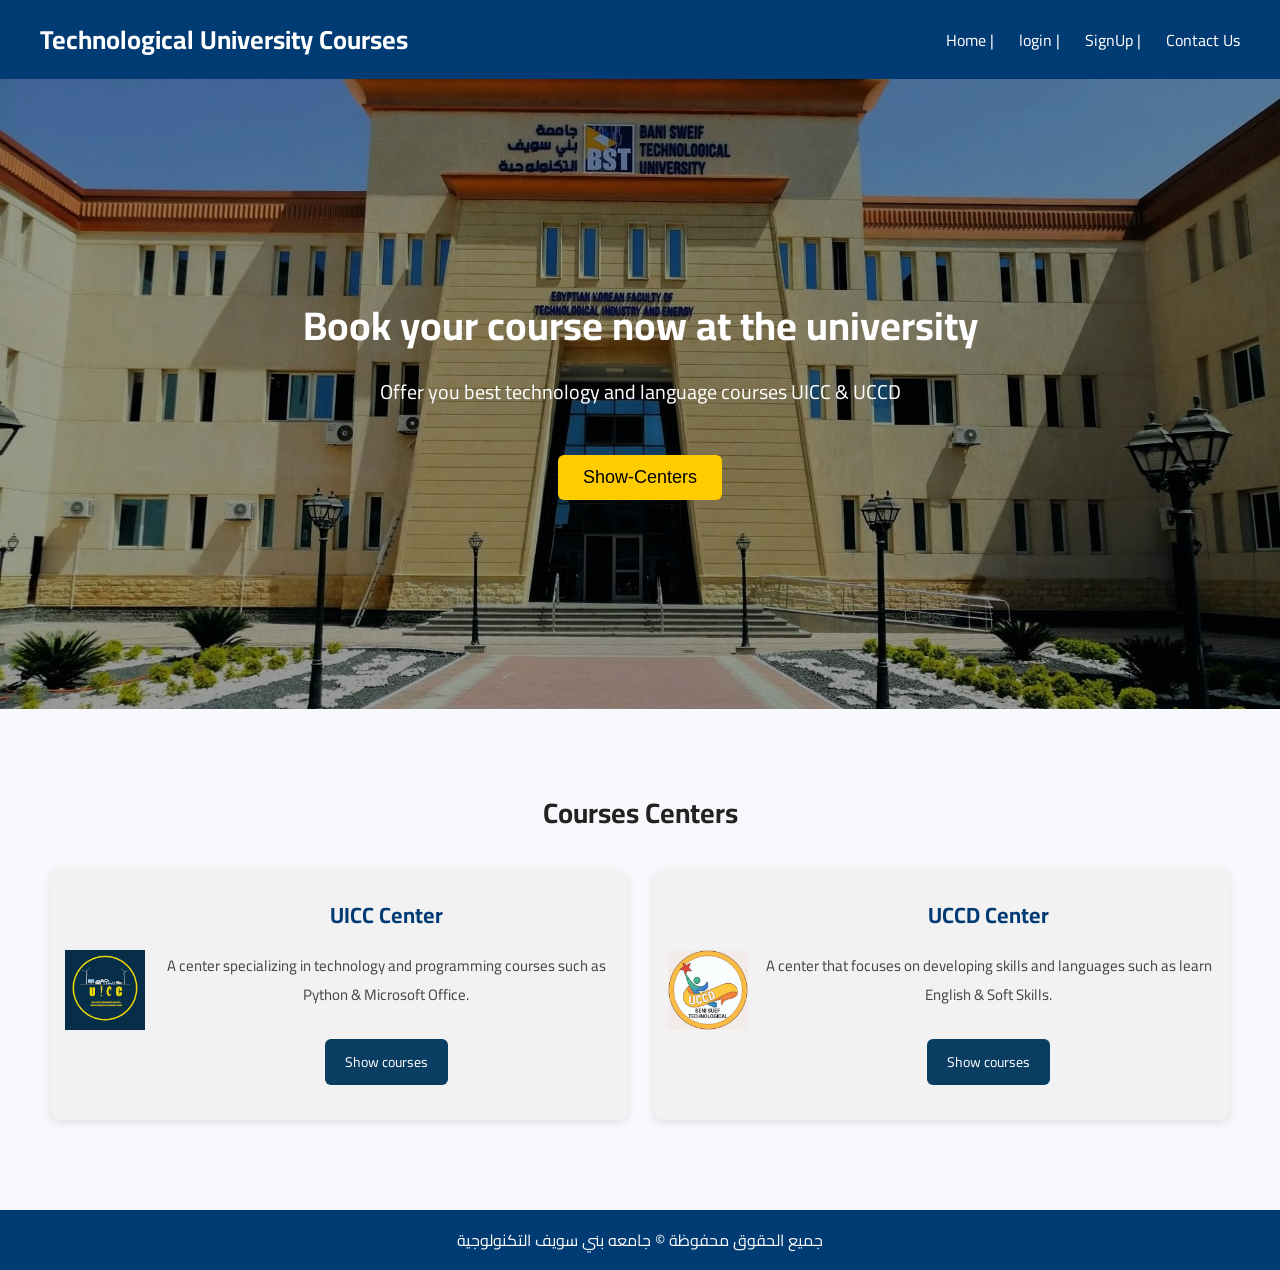
<file: index.html>
<!DOCTYPE html>
<html lang="en" >
<head>
    
    <title>Technological University Courses</title>
    <link rel="preconnect" href="https://fonts.googleapis.com">
    <link rel="preconnect" href="https://fonts.gstatic.com" crossorigin>
    <link href="https://fonts.googleapis.com/css2?family=Cairo:wght@300;400;600;700&display=swap" rel="stylesheet">
    <link rel="stylesheet" href="Home.css">
</head>
<body><script>
const form = document.getElementById("contactForm");
const msg = document.getElementById("msg");

form.addEventListener("submit", function(e){
e.preventDefault();

if(form.checkValidity()){
msg.innerHTML = "💌 Message Sent Successfully!";
msg.style.color = "green";
form.reset();
} else {
msg.innerHTML = "⚠ Please fill all fields!";
msg.style.color = "red";
}
});
</script>

    <header>
        <h1>Technological University Courses</h1>
        <nav>
            <a href="Home.html">Home</a>
            |<a href="Login.html">login</a>
            |<a href="SignUp.html">SignUp</a>
            |<a href="Contact.html">Contact Us</a>

             
        </nav>
    </header>

    <section class="hero">
        <h2>Book your course now at the university</h2>
        <p> Offer you best technology and language courses UICC & UCCD </p>
        <button id="show-centers-btn">Show-Centers</button>
    </section>

    <section id="centers" class="centers">
        <h3>Courses Centers</h3>

        <div class="centers-container">
            <div class="center-card">
                <img class="center-logo" src="images/Uicc.jpeg" alt="UICC Logo">
                 <div class="center-info">
                <h4>UICC Center</h4>
                <p> A center specializing in technology and programming courses such as Python & Microsoft Office.</p>
                
                <a href="UICC.html" class="btn">Show courses</a>
</div>
            </div>

            <div class="center-card">
                 <img class="center-logo" src="images/Uccd.jpeg" alt="UCCD Logo" >
                 <div class="center-info">
                <h4>UCCD Center</h4>
                <p> A center that focuses on developing skills and languages such as learn English & Soft Skills.</p>
                <a href="UCCD.html" class="btn">Show courses</a>
                
            </div>
        </div>
    </section>
     <footer>
         جميع الحقوق محفوظة © جامعه بني سويف التكنولوجية
   
    </footer>

    <script>
window.addEventListener("DOMContentLoaded", () => {
    const btn = document.getElementById("show-centers-btn");
    const centers = document.getElementById("centers");

    btn.addEventListener("click", () => {
        centers.scrollIntoView({ behavior: "smooth" });
    });
});
</script>


</body>
</html>
</file>
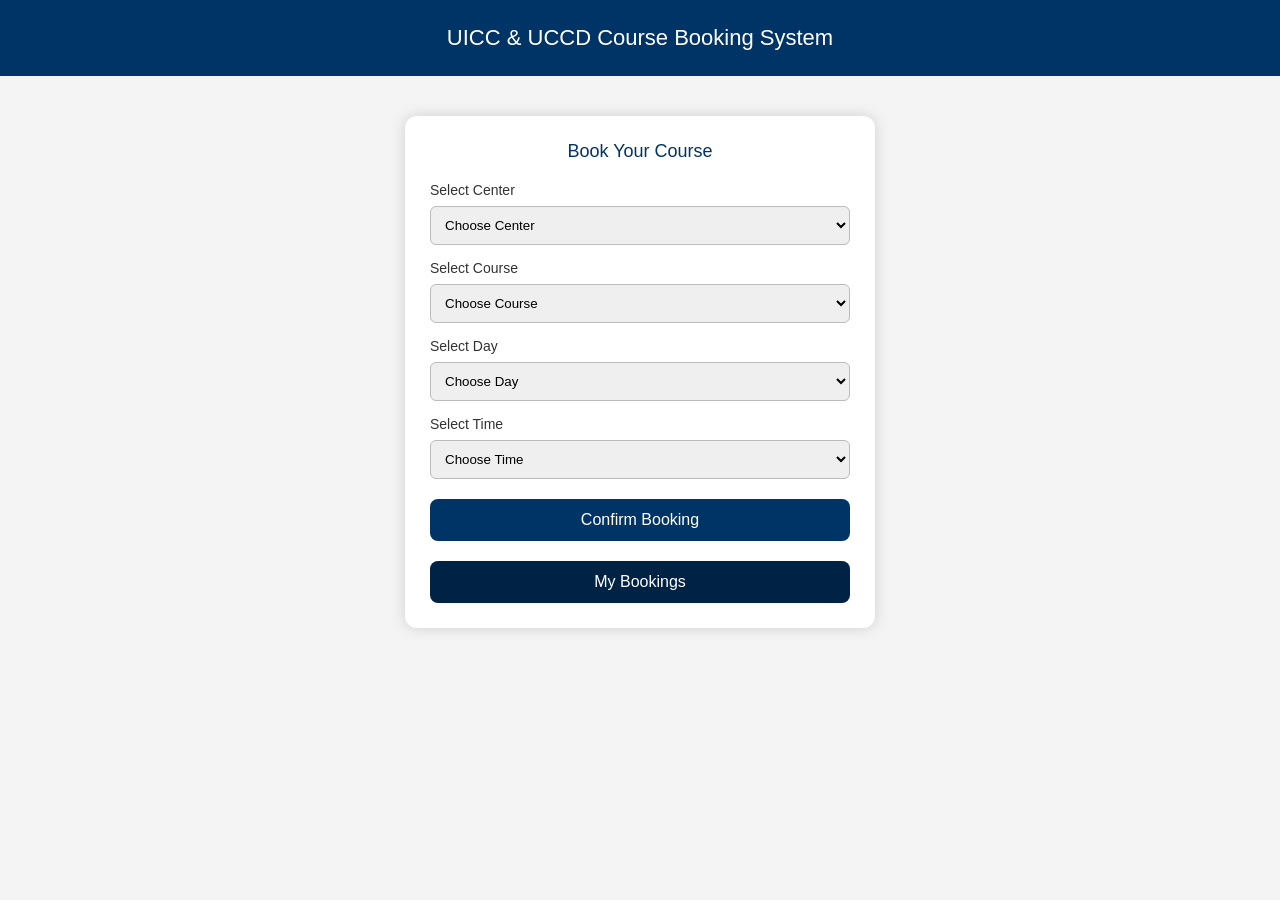
<file: booking.html>
<!DOCTYPE html>
<html lang="en">
<head>
<meta charset="UTF-8">
<title>UICC & UCCD Course Booking</title>
 <link rel="stylesheet" href="booking.css">
</head>

<body>

<div class="header">
    UICC & UCCD Course Booking System
</div>

<div class="container">

    <div class="section-title">
        Book Your Course
    </div>

    <label>Select Center</label>
    <select id="center" onchange="changeCourses()">
        <option value="">Choose Center</option>
        <option value="UICC">UICC</option>
        <option value="UCCD">UCCD</option>
    </select>

    <label>Select Course</label>
    <select id="course" onchange="changeSchedule()">
        <option value="">Choose Course</option>
    </select>

    <label>Select Day</label>
    <select id="day">
        <option value="">Choose Day</option>
    </select>

    <label>Select Time</label>
    <select id="time">
        <option value="">Choose Time</option>
    </select>

    <button onclick="saveBooking()">Confirm Booking</button>
    <button class="my-bookings" onclick="showBookings()">My Bookings</button>

    <div class="booking-list" id="bookingList"></div>

</div>

<script>
function changeCourses() {
    var center = document.getElementById("center").value;
    var c = document.getElementById("course");

    c.innerHTML = "<option value=''>Choose Course</option>";

    if (center == "UICC") {
        c.innerHTML += "<option value='Microsoft'>Microsoft Office</option>";
        c.innerHTML += "<option value='Python'>Python Programming</option>";
    }

    if (center == "UCCD") {
        c.innerHTML += "<option value='Soft Skills'>Soft Skills</option>";
        c.innerHTML += "<option value='English'>Learn English</option>";
    }

    document.getElementById("day").innerHTML = "<option>Choose Day</option>";
    document.getElementById("time").innerHTML = "<option>Choose Time</option>";
}

function changeSchedule() {
    var course = document.getElementById("course").value;
    var day = document.getElementById("day");
    var time = document.getElementById("time");

    day.innerHTML = "<option value=''>Choose Day</option>";
    time.innerHTML = "<option value=''>Choose Time</option>";

    // UICC — Microsoft
    if (course == "Microsoft") {
        day.innerHTML += "<option>Sat & Tue</option>";
       
      

        time.innerHTML += "<option>12:00 PM</option>";
        time.innerHTML += "<option>2:00 PM</option>";
    }

    // UICC — Python
    if (course == "Python") {
        day.innerHTML += "<option>Sat & Thur</option>";
      
       

        time.innerHTML += "<option>1:00 PM</option>";
        time.innerHTML += "<option>10:00 AM</option>";
    }

    // UCCD — English
    if (course == "English") {
        day.innerHTML += "<option>Sun & Wed</option>";
      
       

        time.innerHTML += "<option>1:00 PM</option>";
        time.innerHTML += "<option>9:30 AM</option>";
    }

    // UCCD — Soft Skills
    if (course == "Soft Skills") {
        day.innerHTML += "<option>Mon & Thur</option>";
      
      

        time.innerHTML += "<option>10:00 AM</option>";
        time.innerHTML += "<option>2:00 PM</option>";
    }
}

function saveBooking() {
    var center = document.getElementById("center").value;
    var course = document.getElementById("course").value;
    var day = document.getElementById("day").value;
    var time = document.getElementById("time").value;

    if (center == "" || course == "" || day == "" || time == "") {
        alert("Please fill all fields");
        return;
    }

    var booking = center + " - " + course + " - " + day + " - " + time;
    localStorage.setItem("booking", booking);

    alert("Booking Saved Successfully");
}

function showBookings() {
    var saved = localStorage.getItem("booking");

    if (saved == null) {
        alert("No bookings found");
    } else {
        var box = document.getElementById("bookingList");
        box.style.display = "block";
        box.innerHTML = saved;
    }
}
</script>

</body>
</html>
</file>
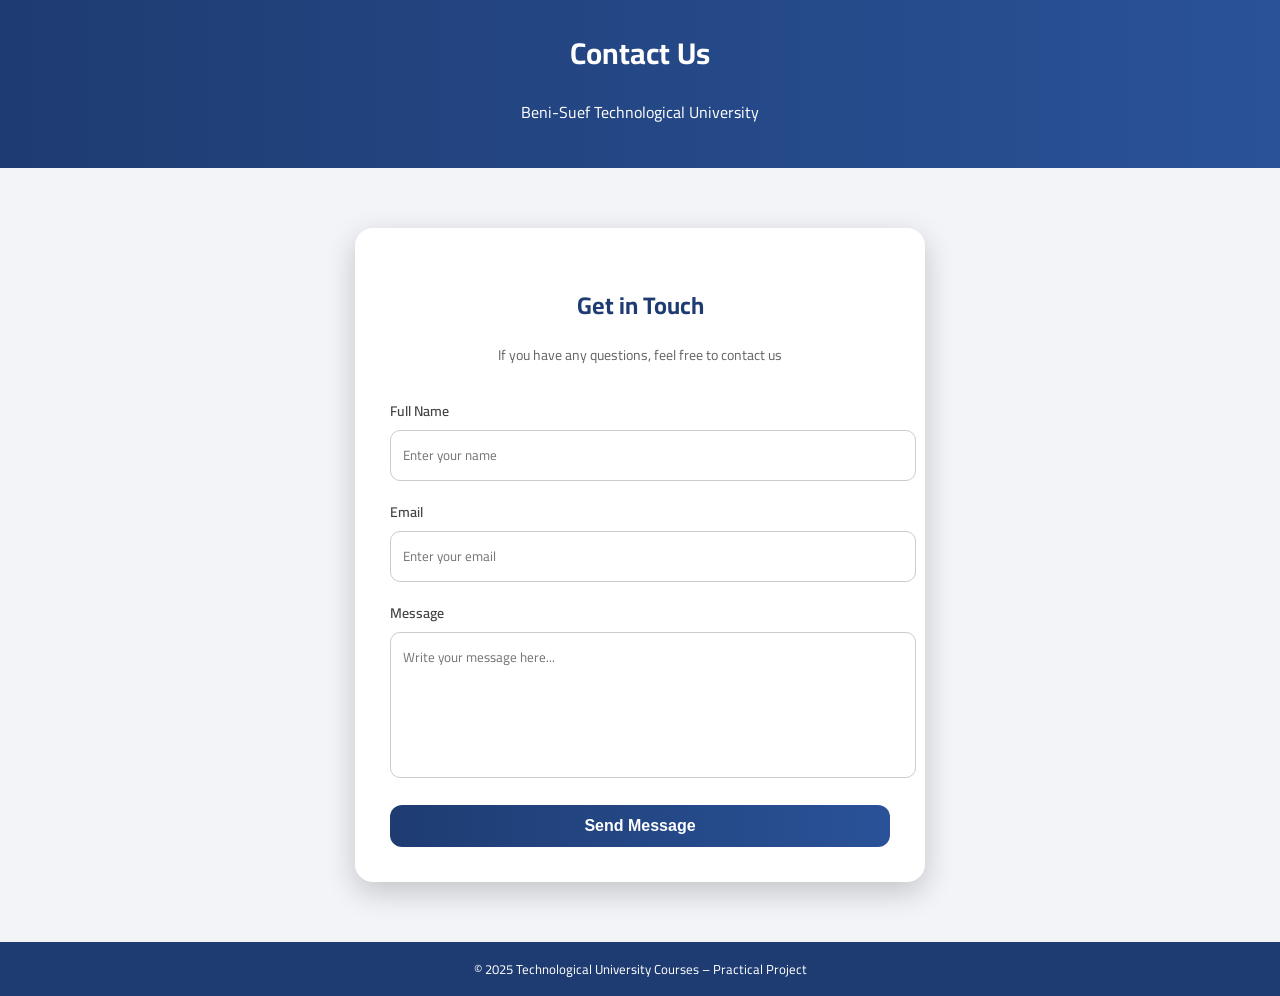
<file: Contact.html>
<!DOCTYPE html>
<html lang="en">
<head>
    <meta charset="UTF-8">
    <title>Contact Us | Course Booking</title>

    <!-- Google Font -->
    <link href="https://fonts.googleapis.com/css2?family=Cairo:wght@400;600;700&display=swap" rel="stylesheet">

    <style>
        body {
            margin: 0;
            font-family: 'Cairo', sans-serif;
            background: #f2f4f8;
        }

        header {
            background: linear-gradient(to right, #1e3c72, #2a5298);
            padding: 25px;
            color: white;
            text-align: center;
        }

        header h1 {
            margin: 0;
            font-size: 30px;
        }

        .contact-container {
            display: flex;
            justify-content: center;
            align-items: center;
            padding: 60px 20px;
        }

        .contact-card {
            background: white;
            width: 500px;
            padding: 35px;
            border-radius: 18px;
            box-shadow: 0 10px 30px rgba(0,0,0,0.2);
        }

        .contact-card h2 {
            text-align: center;
            margin-bottom: 10px;
            color: #1e3c72;
        }

        .contact-card p {
            text-align: center;
            font-size: 14px;
            color: #666;
            margin-bottom: 30px;
        }

        label {
            display: block;
            font-size: 14px;
            font-weight: 600;
            margin-bottom: 6px;
            color: #444;
        }

        input, textarea {
            width: 100%;
            padding: 12px;
            margin-bottom: 18px;
            border-radius: 10px;
            border: 1px solid #ccc;
            outline: none;
            font-family: 'Cairo', sans-serif;
        }

        textarea {
            resize: none;
            height: 120px;
        }

        input:focus, textarea:focus {
            border-color: #2a5298;
        }

        button {
            width: 100%;
            padding: 12px;
            border: none;
            border-radius: 12px;
            background: linear-gradient(to right, #1e3c72, #2a5298);
            color: white;
            font-size: 16px;
            font-weight: bold;
            cursor: pointer;
            transition: 0.3s;
        }

        button:hover {
            opacity: 0.9;
            transform: scale(1.03);
        }

        footer {
            text-align: center;
            padding: 15px;
            background: #1e3c72;
            color: white;
            font-size: 13px;
        }
    </style>
</head>

<body>

<header>
    <h1>Contact Us</h1>
    <p>Beni-Suef Technological University</p>
</header>

<div class="contact-container">
    <div class="contact-card">
        <h2>Get in Touch</h2>
        <p>If you have any questions, feel free to contact us</p>

        <label>Full Name</label>
        <input type="text" placeholder="Enter your name">

        <label>Email</label>
        <input type="email" placeholder="Enter your email">

        <label>Message</label>
        <textarea placeholder="Write your message here..."></textarea>

        <button>Send Message</button>
    </div>
</div>

<footer>
    © 2025 Technological University Courses – Practical Project
</footer>

</body>
</html>
</file>
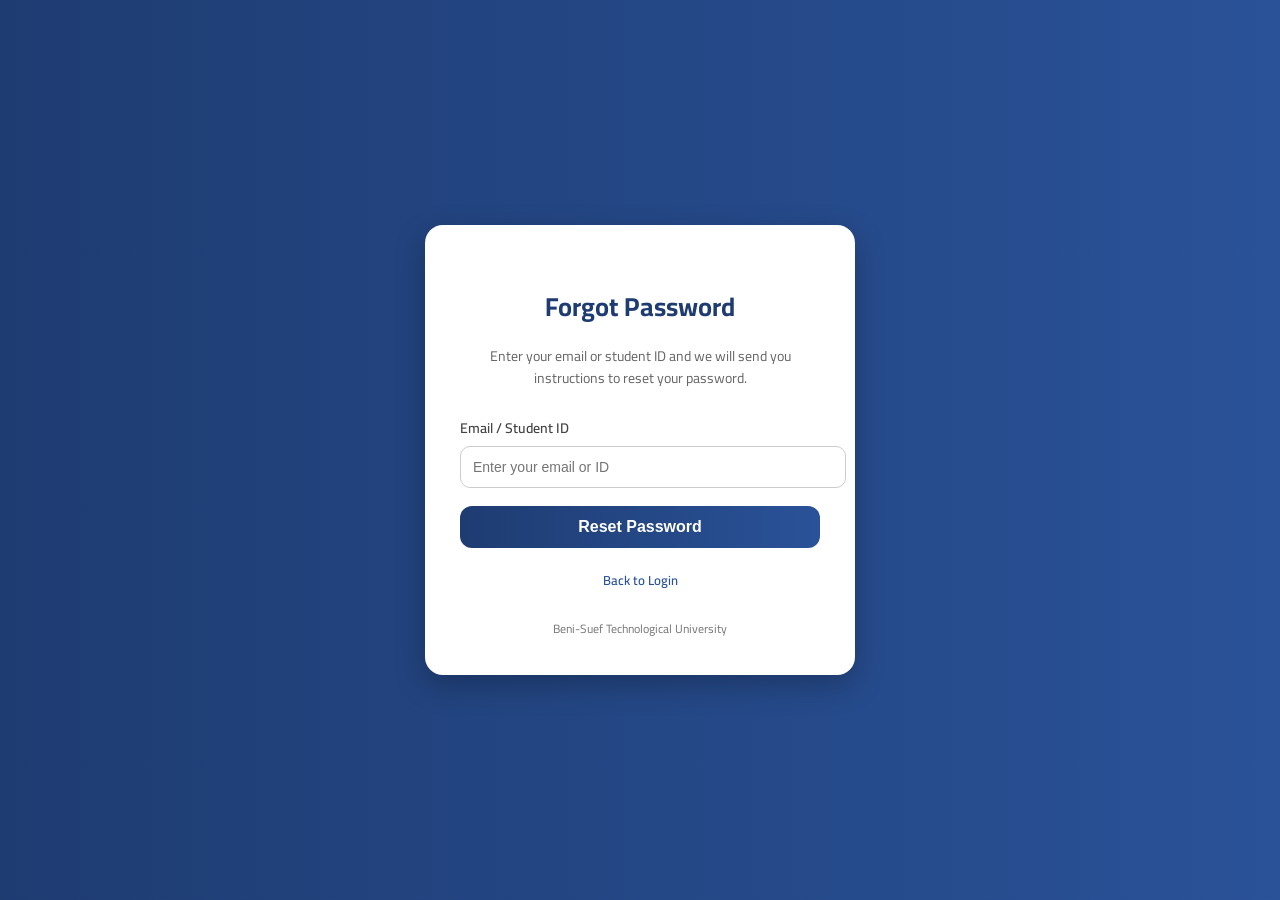
<file: Forgetpassward.html>
<!DOCTYPE html>
<html lang="en">
<head>
    <meta charset="UTF-8">
    <title>Forgot Password | Course Booking</title>

    <!-- Google Font -->
    <link href="https://fonts.googleapis.com/css2?family=Cairo:wght@400;600;700&display=swap" rel="stylesheet">

    <style>
        body {
            margin: 0;
            height: 100vh;
            font-family: 'Cairo', sans-serif;
            background: linear-gradient(to right, #1e3c72, #2a5298);
            display: flex;
            justify-content: center;
            align-items: center;
        }

        .forgot-card {
            background: white;
            width: 360px;
            padding: 35px;
            border-radius: 18px;
            box-shadow: 0 10px 30px rgba(0,0,0,0.25);
            text-align: center;
        }

        .forgot-card h2 {
            margin-bottom: 10px;
            color: #1e3c72;
            font-size: 26px;
        }

        .forgot-card p {
            font-size: 14px;
            color: #666;
            margin-bottom: 25px;
            line-height: 1.6;
        }

        label {
            display: block;
            text-align: left;
            font-size: 14px;
            margin-bottom: 5px;
            color: #444;
            font-weight: 600;
        }

        input {
            width: 100%;
            padding: 12px;
            margin-bottom: 18px;
            border-radius: 10px;
            border: 1px solid #ccc;
            outline: none;
            font-size: 14px;
        }

        input:focus {
            border-color: #2a5298;
        }

        button {
            width: 100%;
            padding: 12px;
            border: none;
            border-radius: 12px;
            background: linear-gradient(to right, #1e3c72, #2a5298);
            color: white;
            font-size: 16px;
            font-weight: bold;
            cursor: pointer;
            transition: 0.3s;
        }

        button:hover {
            opacity: 0.9;
            transform: scale(1.03);
        }

        .links {
            margin-top: 20px;
            font-size: 13px;
        }

        .links a {
            color: #2a5298;
            text-decoration: none;
            font-weight: 600;
        }

        .links a:hover {
            text-decoration: underline;
        }

        .footer-text {
            margin-top: 25px;
            font-size: 12px;
            color: #777;
        }
    </style>
</head>

<body>

    <div class="forgot-card">
        <h2>Forgot Password</h2>
        <p>
            Enter your email or student ID  
            and we will send you instructions  
            to reset your password.
        </p>

        <label>Email / Student ID</label>
        <input type="text+" placeholder="Enter your email or ID">

        <button>Reset Password</button>

        <div class="links">
            <a href="login.html">Back to Login</a>
        </div>

        <div class="footer-text">
            Beni-Suef Technological University
        </div>
    </div>

</body>
</html>
</file>
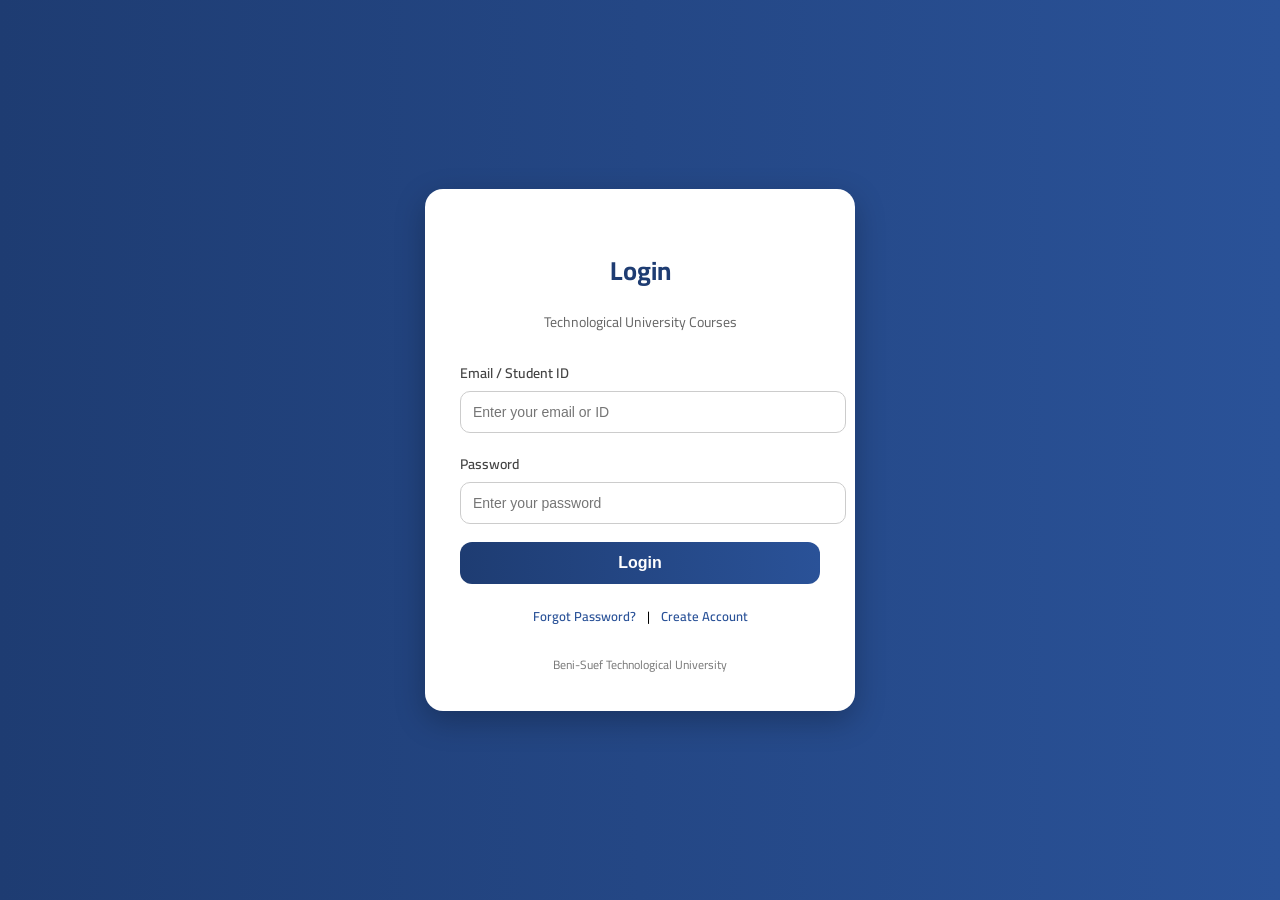
<file: Login.html>
<!DOCTYPE html>
<html lang="en">
<head>
    <meta charset="UTF-8">
    <title>Login | Course Booking</title>

    <!-- Google Font -->
    <link href="https://fonts.googleapis.com/css2?family=Cairo:wght@400;600;700&display=swap" rel="stylesheet">

    <link rel="stylesheet" href="Login.css">
</head>

<body>

    <div class="login-card">
        <h2>Login</h2>
        <p>Technological University Courses</p>

        <label>Email / Student ID</label>
        <input type="text" placeholder="Enter your email or ID">

        <label>Password</label>
        <input type="password" placeholder="Enter your password">

        <button>Login</button>

        <div class="links">
            <a href="Forgetpassward.html">Forgot Password?</a> |
            <a href="SignUp.html">Create Account</a>
        </div>

        <div class="footer-text">
            Beni-Suef Technological University
        </div>
    </div>

</body>
</html>
</file>
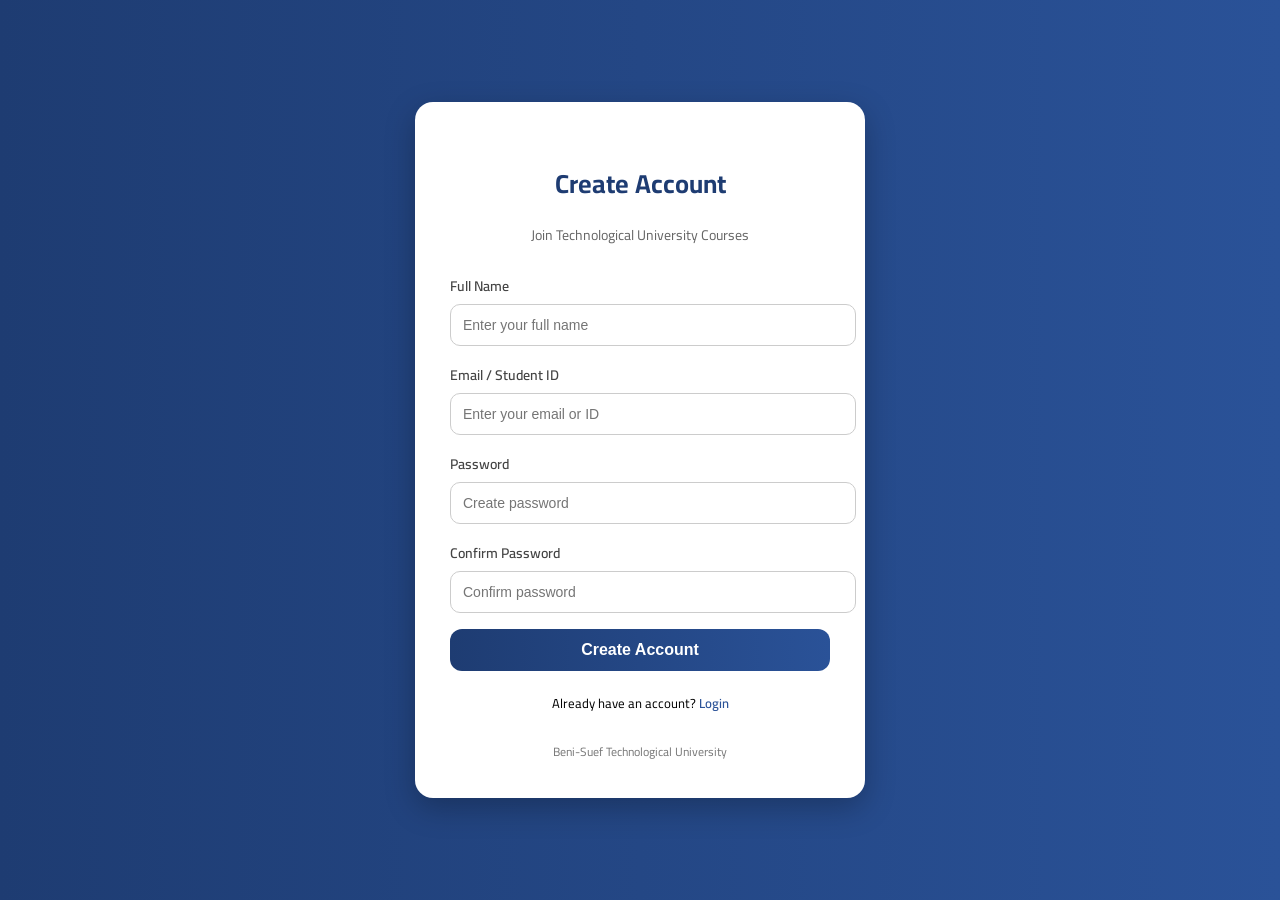
<file: SignUp.html>
<!DOCTYPE html>
<html lang="en">
<head>
    <meta charset="UTF-8">
    <title>Create Account | Course Booking</title>

    <!-- Google Font -->
    <link href="https://fonts.googleapis.com/css2?family=Cairo:wght@400;600;700&display=swap" rel="stylesheet">

     <link rel="stylesheet" href="SignUp.css">
</head>

<body>

    <div class="signup-card">
        <h2>Create Account</h2>
        <p>Join Technological University Courses</p>

        <label>Full Name</label>
        <input type="text" placeholder="Enter your full name">

        <label>Email / Student ID</label>
        <input type="text" placeholder="Enter your email or ID">

        <label>Password</label>
        <input type="password" placeholder="Create password">

        <label>Confirm Password</label>
        <input type="password" placeholder="Confirm password">

        <button>Create Account</button>

        <div class="links">
            Already have an account?
            <a href="Login.html">Login</a>
        </div>

        <div class="footer-text">
            Beni-Suef Technological University
        </div>
    </div>

</body>
</html>
</file>
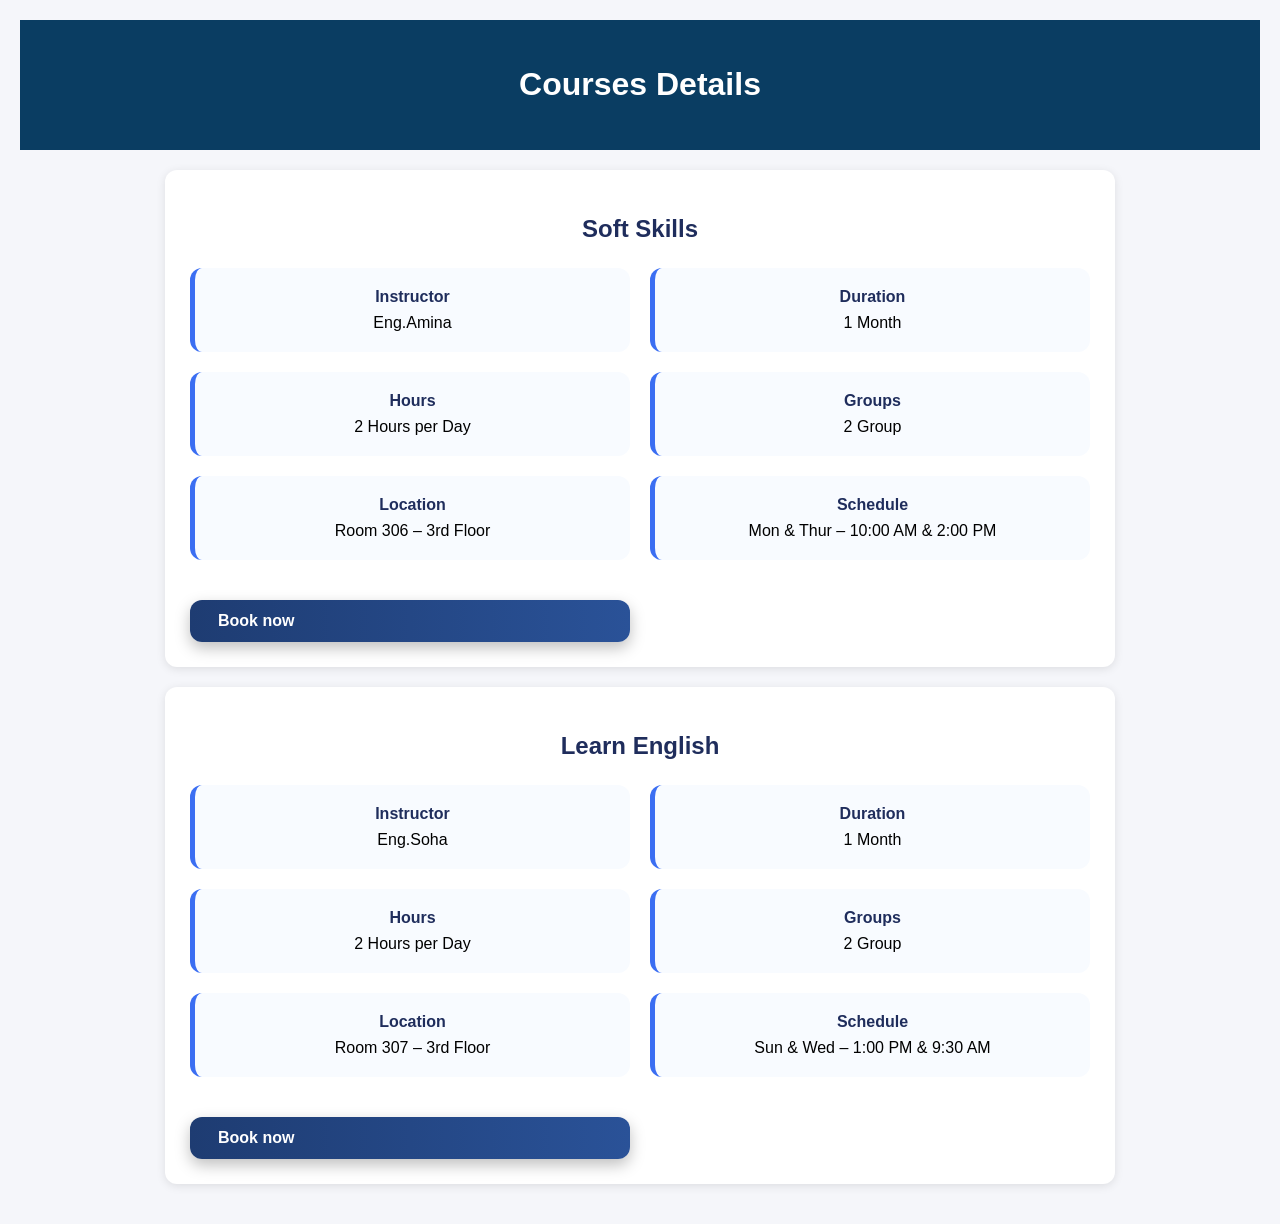
<file: UCCD C details.html>
<!DOCTYPE html>
<html lang="en">
<head>
<meta charset="UTF-8">
<meta name="viewport" content="width=device-width, initial-scale=1.0">
<title>Course Details</title>
<link rel="stylesheet" href="details.css">
</head>
<body>

<header class="main-header">
    <h1>Courses Details</h1>
</header>

<!-- Soft Skills -->
<div class="course-container">
  <h2>Soft Skills</h2>
  <div class="info-grid">
    <div class="info-item"><strong>Instructor</strong>Eng.Amina</div>
    <div class="info-item"><strong>Duration</strong>1 Month</div>
    <div class="info-item"><strong>Hours</strong>2 Hours per Day</div>
    <div class="info-item"><strong>Groups</strong>2 Group</div>
    <div class="info-item"><strong>Location</strong>Room 306 – 3rd Floor</div>
    <div class="info-item"><strong>Schedule</strong>Mon & Thur – 10:00 AM & 2:00 PM </div>
    <a href="booking.html" class="btn">Book now</a>
  </div>
</div>

<!-- Learn English -->
<div class="course-container">
  <h2>Learn English </h2>
  <div class="info-grid">
    <div class="info-item"><strong>Instructor</strong>Eng.Soha</div>
    <div class="info-item"><strong>Duration</strong>1 Month</div>
    <div class="info-item"><strong>Hours</strong>2 Hours per Day</div>
    <div class="info-item"><strong>Groups</strong>2 Group</div>
    <div class="info-item"><strong>Location</strong>Room 307 – 3rd Floor</div>
    <div class="info-item"><strong>Schedule</strong>Sun & Wed – 1:00 PM & 9:30 AM</div>
    <a href="booking.html" class="btn">Book now</a>
  </div>
</div>

</body>
</html>
</file>
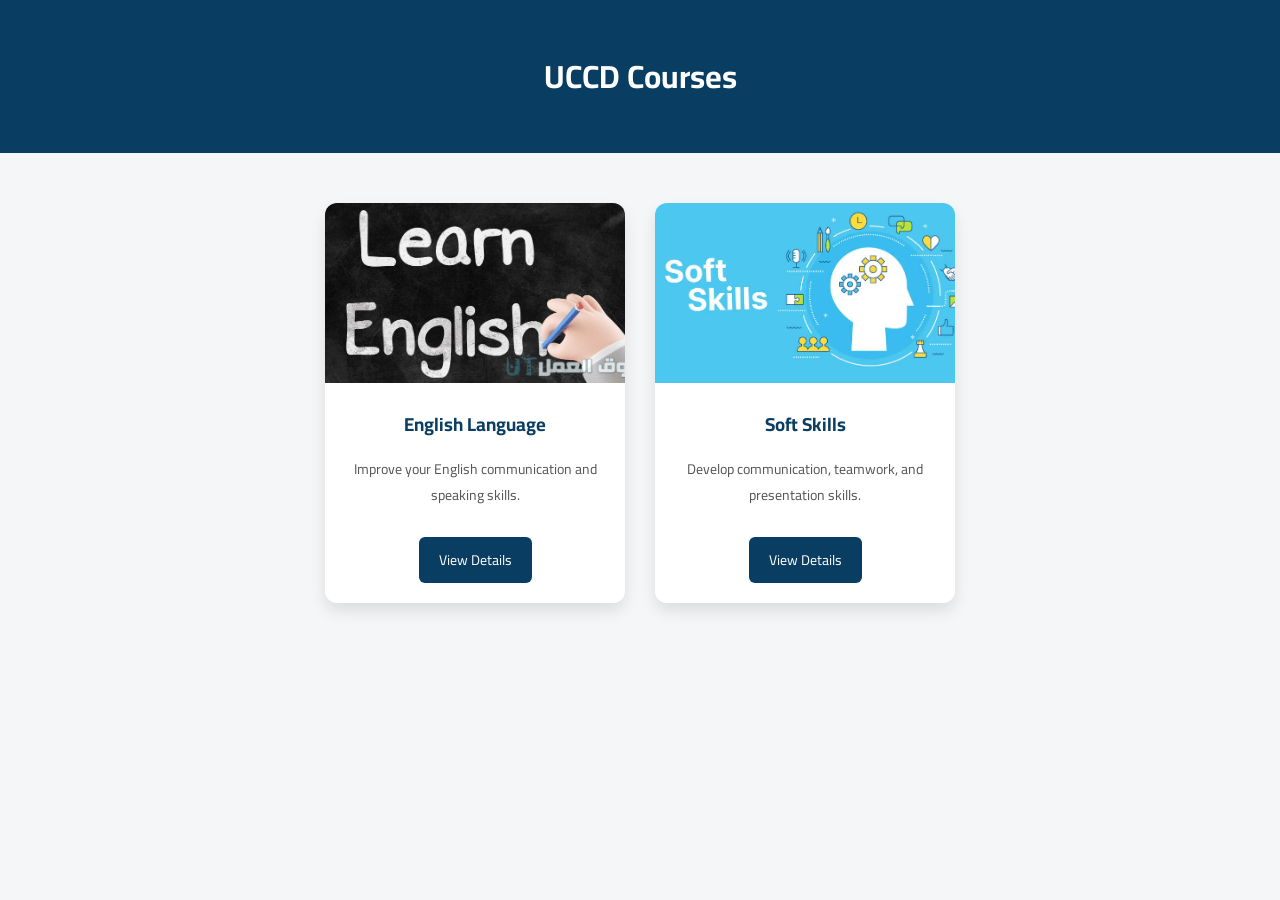
<file: UCCD.html>
<!DOCTYPE html>
<html lang="en">
<head>
    <meta charset="UTF-8">
    <title>UCCD Courses</title>

    <!-- Google Font -->
    <link href="https://fonts.googleapis.com/css2?family=Cairo:wght@400;600&display=swap" rel="stylesheet">

    <!-- CSS -->
    <link rel="stylesheet" href="courses.css">
</head>
<body>

<header class="main-header">
    <h1>UCCD Courses</h1>
</header>

<section class="courses-section">

    <!-- English Course -->
    <div class="course-card">
        <img src="images/English.jpeg" alt="English Course">
        <h3>English Language</h3>
        <p>
            Improve your English communication and speaking skills.
        </p>
        <a href="UCCD C details.html" class="btn">View Details</a>
    </div>

    <!-- Soft Skills Course -->
    <div class="course-card">
        <img src="images/SoftSkills.jpeg"alt="Soft Skills Course">
        <h3>Soft Skills</h3>
        <p>
            Develop communication, teamwork, and presentation skills.
        </p>
        <a href="UCCD C details.html" class="btn">View Details</a>
    </div>

</section>

</body>
</html>
</file>
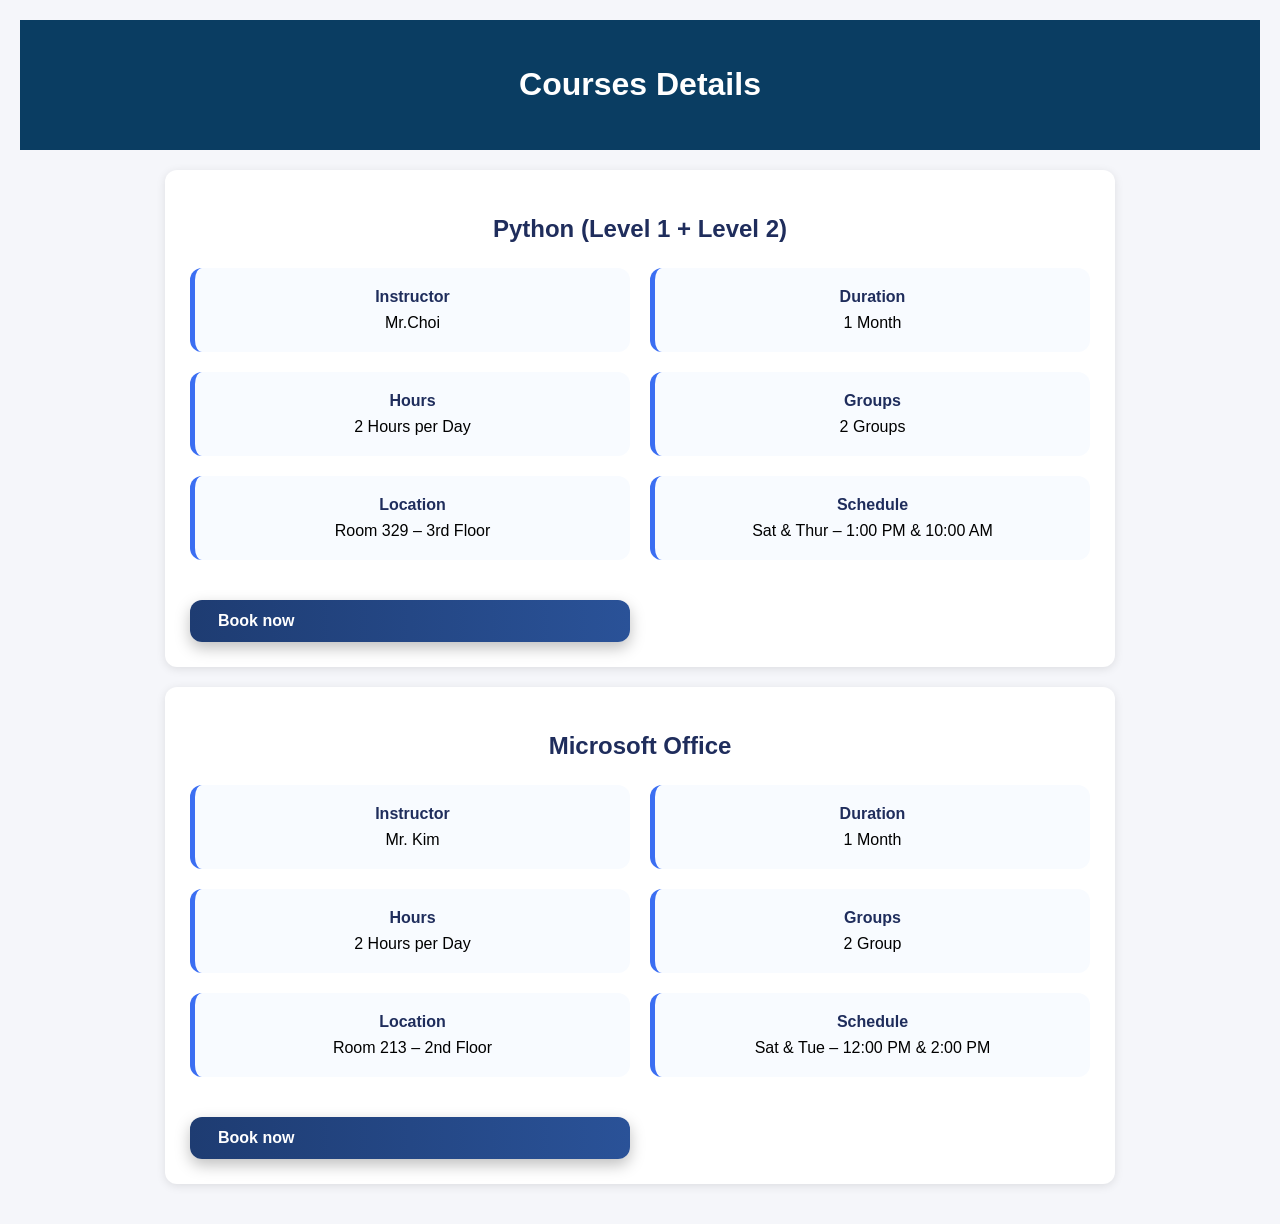
<file: UICC C details.html>
<!DOCTYPE html>
<html lang="en">
<head>
<meta charset="UTF-8">
<meta name="viewport" content="width=device-width, initial-scale=1.0">
<title>Course Details</title>
<link rel="stylesheet" href="details.css">
</head>
<body>

<header class="main-header">
    <h1>Courses Details</h1>
</header>
<!-- Python -->
<div class="course-container">
  <h2>Python (Level 1 + Level 2)</h2>
  <div class="info-grid">
    <div class="info-item"><strong>Instructor</strong>Mr.Choi</div>
    <div class="info-item"><strong>Duration</strong>1 Month</div>
    <div class="info-item"><strong>Hours</strong>2 Hours per Day</div>
    <div class="info-item"><strong>Groups</strong>2 Groups</div>
    <div class="info-item"><strong>Location</strong>Room 329 – 3rd Floor</div>
    <div class="info-item"><strong>Schedule</strong>Sat & Thur – 1:00 PM & 10:00 AM</div>
     <a href="booking.html" class="btn">Book now</a>
  </div>
</div>

<!-- Microsoft Office -->
<div class="course-container">
  <h2>Microsoft Office </h2>
  <div class="info-grid">
    <div class="info-item"><strong>Instructor</strong>Mr. Kim</div>
    <div class="info-item"><strong>Duration</strong>1 Month</div>
    <div class="info-item"><strong>Hours</strong>2 Hours per Day</div>
    <div class="info-item"><strong>Groups</strong>2 Group</div>
    <div class="info-item"><strong>Location</strong>Room 213 – 2nd Floor</div>
    <div class="info-item"><strong>Schedule</strong>Sat & Tue – 12:00 PM & 2:00 PM</div>
    <a href="booking.html" class="btn">Book now</a>
  </div>
</div>

</body>
</html>
</file>
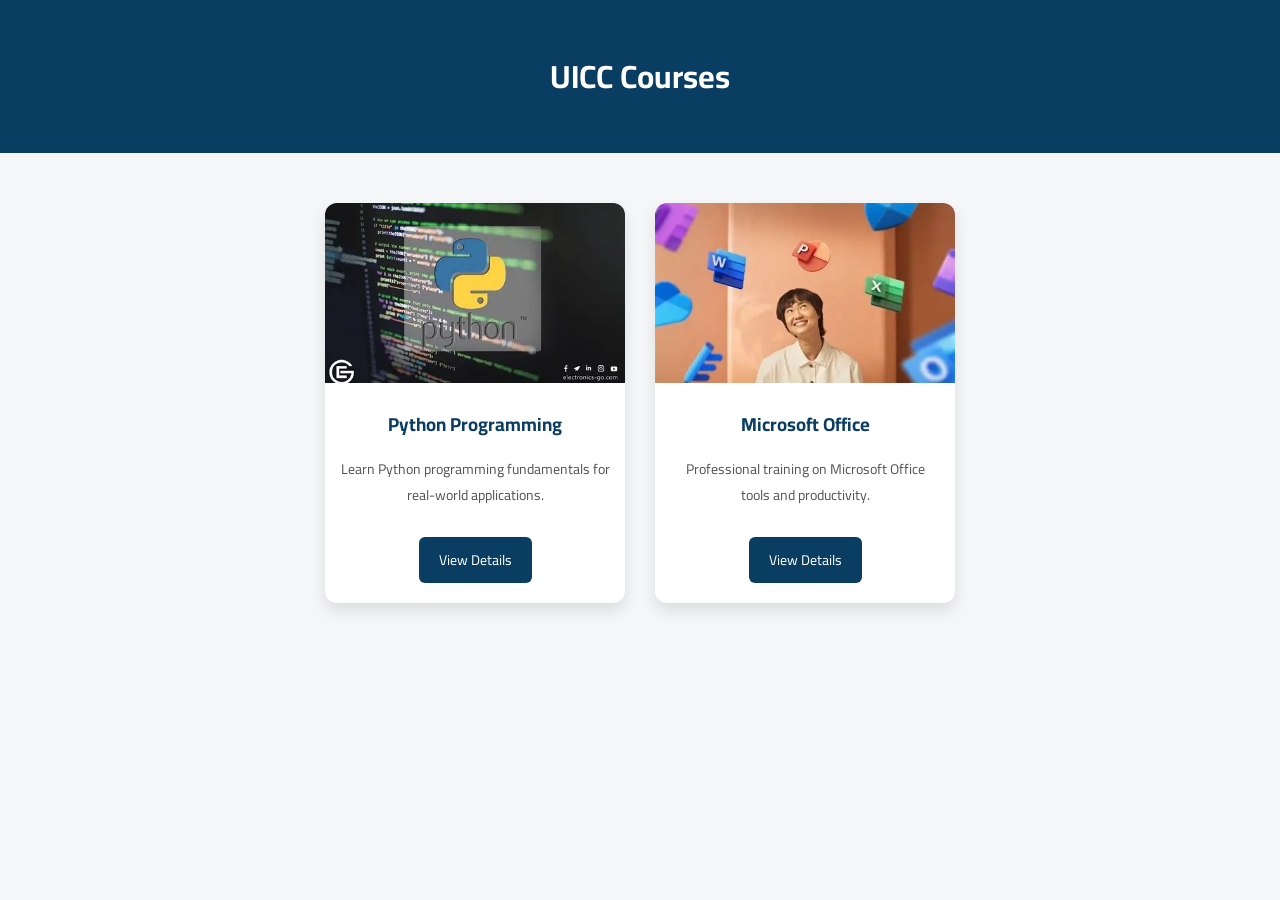
<file: UICC.html>
<!DOCTYPE html>
<html lang="en">
<head>
    <meta charset="UTF-8">
    <title>UICC Courses</title>

    <!-- Google Font -->
    <link href="https://fonts.googleapis.com/css2?family=Cairo:wght@400;600&display=swap" rel="stylesheet">

    <!-- CSS File -->
    <link rel="stylesheet" href="courses.css">
</head>
<body>

<!-- Header -->
<header class="main-header">
    <h1>UICC Courses</h1>
</header>

<!-- Courses Section -->
<section class="courses-section">

    <!-- Python Course -->
    <div class="course-card">
        <img src="images/python.jpeg" alt="Python Course">
        <h3>Python Programming</h3>
        <p>
            Learn Python programming fundamentals for real-world applications.
        </p>
        <a href="UICC C details.html" class="btn">View Details</a>
    </div>

    <!-- Microsoft Course -->
    <div class="course-card">
        <img src="images/MS.jpeg" alt="Microsoft Course">
        <h3>Microsoft Office</h3>
        <p>
            Professional training on Microsoft Office tools and productivity.
        </p>
        <a href="UICC C details.html" class="btn">View Details</a>
    </div>

</section>

</body>
</html>
</file>
<file: Home.css>
body {
            margin: 0;
            font-family: 'Cairo', sans-serif;
            background-color: #f7f9fc;
            color: #222;
        }

        /* Header */
        header {
            background: #003b73;
            padding: 15px 40px;
            color: #fff;
            display: flex;
            justify-content: space-between;
            align-items: center;
        }

        header h1 {
            margin: 0;
            font-size: 26px;
        }

        nav a {
            color: #fff;
            text-decoration: none;
            margin-left: 25px;
            font-size: 16px;
        }

        /* Hero Section */
        .hero {
            height: 70vh;
            background: linear-gradient(rgba(0, 0, 0, 0.4), rgba(0,0,0,0.4)), url('images/Univrsity.jpeg');
            background-size: cover;
            background-position: center;
            display: flex;
            flex-direction: column;
            justify-content: center;
            align-items: center;
            text-align: center;
            color: #fff;
        }

        .hero h2 {
            font-size: 40px;
            margin: 0;
            font-weight: 700;
        }

        .hero p {
            margin-top: 10px;
            font-size: 20px;
        }

        .hero button {
            margin-top: 25px;
            padding: 12px 25px;
            background: #ffcc00;
            border: none;
            border-radius: 6px;
            font-size: 18px;
            cursor: pointer;
            transition: 0.3s;
        }

        .hero button:hover {
            background: #e6b800;
        }
        /* Button */
.btn {
    display: inline-block;
    margin: 15px 0 20px;
    padding: 10px 20px;
    background-color: #0a3d62;
    color: white;
    text-decoration: none;
    border-radius: 6px;
    font-size: 14px;
    transition: background-color 0.3s;
}

.btn:hover {
    background-color: #075985;
}

        /* Centers Section */
        .centers {
            padding: 50px 30px;
            text-align: center;
        }

        .centers h3 {
            font-size: 28px;
            margin-bottom: 30px;
            font-weight: 700;
        }

        .centers-container {
            display: grid;
            grid-template-columns: repeat(auto-fit, minmax(300px, 1fr));
            gap: 25px;
            padding: 0 20px;
        }

        .center-card {
            background: #fff;
            padding: 20px;
            border-radius: 10px;
            box-shadow: 0 3px 8px rgba(0,0,0,0.1);
            transition: 0.3s;
        }

        .center-card:hover {
            transform: translateY(-5px);
        }

        .center-card h4 {
            margin: 10px 0;
            font-size: 22px;
            color: #003b73;
        }

        .center-card p {
            font-size: 15px;
            color: #444;
        }

        .center-card button {
            margin-top: 15px;
            padding: 10px 20px;
            background: #003b73;
            color: #fff;
            border: none;
            border-radius: 6px;
            cursor: pointer;
            font-size: 16px;
        }

        footer {
            background: #003b73;
            color: #fff;
            padding: 15px;
            margin-top: 40px;
            text-align: center;
        }
        .center-logo {

    display: block;
    margin: 0 auto 10px;
}
.center-card {
    display: flex;             
    align-items: center;     
    gap: 15px;                 
    background: #f2f2f2;
    padding: 15px;
    border-radius: 10px;
}

.center-logo {
    width: 80px;               
    height: 80px;
    object-fit: contain;
}
</file>
<file: booking.css>
body {
    margin: 0;
    font-family: Arial, sans-serif;
    background: #f4f4f4;
}

.header {
    background: #003366; 
    color: white;
    text-align: center;
    padding: 25px;
    font-size: 22px;
}

.container {
    width: 90%;
    max-width: 420px;
    background: white;
    margin: 40px auto;
    padding: 25px;
    border-radius: 12px;
    box-shadow: 0 0 15px rgba(0,0,0,0.15);
}

.section-title {
    text-align: center;
    font-size: 18px;
    margin-bottom: 20px;
    color: #003366; 
}

label {
    display: block;
    margin-top: 15px;
    font-size: 14px;
    color: #333;
}

select, input {
    width: 100%;
    padding: 10px;
    margin-top: 8px;
    border-radius: 6px;
    border: 1px solid #bbb;
    outline: none;
}

button {
    width: 100%;
    padding: 12px;
    margin-top: 20px;
    border: none;
    border-radius: 8px;
    background: #003366; 
    color: white;
    font-size: 16px;
    cursor: pointer;
}

.my-bookings {
    background: #002244; 
}

button:hover {
    opacity: 0.9;
}

.booking-list {
    margin-top: 25px;
    padding: 15px;
    border-radius: 8px;
    background: #eee;
    display: none;
}
</file>
<file: Login.css>
body {
            margin: 0;
            height: 100vh;
            font-family: 'Cairo', sans-serif;
            background: linear-gradient(to right, #1e3c72, #2a5298);
            display: flex;
            justify-content: center;
            align-items: center;
        }

        .login-card {
            background: white;
            width: 360px;
            padding: 35px;
            border-radius: 18px;
            box-shadow: 0 10px 30px rgba(0,0,0,0.25);
            text-align: center;
        }

        .login-card h2 {
            margin-bottom: 10px;
            color: #1e3c72;
            font-size: 26px;
        }

        .login-card p {
            font-size: 14px;
            color: #666;
            margin-bottom: 25px;
        }

        label {
            display: block;
            text-align: left;
            font-size: 14px;
            margin-bottom: 5px;
            color: #444;
            font-weight: 600;
        }

        input {
            width: 100%;
            padding: 12px;
            margin-bottom: 18px;
            border-radius: 10px;
            border: 1px solid #ccc;
            outline: none;
            font-size: 14px;
        }

        input:focus {
            border-color: #2a5298;
        }

        button {
            width: 100%;
            padding: 12px;
            border: none;
            border-radius: 12px;
            background: linear-gradient(to right, #1e3c72, #2a5298);
            color: white;
            font-size: 16px;
            font-weight: bold;
            cursor: pointer;
            transition: 0.3s;
        }

        button:hover {
            opacity: 0.9;
            transform: scale(1.03);
        }

        .links {
            margin-top: 20px;
            font-size: 13px;
        }

        .links a {
            color: #2a5298;
            text-decoration: none;
            margin: 0 8px;
            font-weight: 600;
        }

        .links a:hover {
            text-decoration: underline;
        }

        .footer-text {
            margin-top: 25px;
            font-size: 12px;
            color: #777;
        }
         header {
            background: #003b73;
            padding: 15px 40px;
            color: #fff;
            display: flex;
            justify-content: space-between;
            align-items: center;
        }

        header h1 {
            margin: 0;
            font-size: 26px;
        }

        nav a {
            color: #fff;
            text-decoration: none;
            margin-left: 25px;
            font-size: 16px;
        }
</file>
<file: SignUp.css>
body {
            margin: 0;
            height: 100vh;
            font-family: 'Cairo', sans-serif;
            background: linear-gradient(to right, #1e3c72, #2a5298);
            display: flex;
            justify-content: center;
            align-items: center;
        }

        .signup-card {
            background: white;
            width: 380px;
            padding: 35px;
            border-radius: 18px;
            box-shadow: 0 10px 30px rgba(0,0,0,0.25);
            text-align: center;
        }

        .signup-card h2 {
            margin-bottom: 10px;
            color: #1e3c72;
            font-size: 26px;
        }

        .signup-card p {
            font-size: 14px;
            color: #666;
            margin-bottom: 25px;
        }

        label {
            display: block;
            text-align: left;
            font-size: 14px;
            margin-bottom: 5px;
            color: #444;
            font-weight: 600;
        }

        input {
            width: 100%;
            padding: 12px;
            margin-bottom: 16px;
            border-radius: 10px;
            border: 1px solid #ccc;
            outline: none;
            font-size: 14px;
        }

        input:focus {
            border-color: #2a5298;
        }

        button {
            width: 100%;
            padding: 12px;
            border: none;
            border-radius: 12px;
            background: linear-gradient(to right, #1e3c72, #2a5298);
            color: white;
            font-size: 16px;
            font-weight: bold;
            cursor: pointer;
            transition: 0.3s;
        }

        button:hover {
            opacity: 0.9;
            transform: scale(1.03);
        }

        .links {
            margin-top: 20px;
            font-size: 13px;
        }

        .links a {
            color: #2a5298;
            text-decoration: none;
            font-weight: 600;
        }

        .links a:hover {
            text-decoration: underline;
        }

        .footer-text {
            margin-top: 25px;
            font-size: 12px;
            color: #777;
        }
         header {
            background: #003b73;
            padding: 15px 40px;
            color: #fff;
            display: flex;
            justify-content: space-between;
            align-items: center;
        }

        header h1 {
            margin: 0;
            font-size: 26px;
        }

        nav a {
            color: #fff;
            text-decoration: none;
            margin-left: 25px;
            font-size: 16px;
        }
</file>
<file: details.css>
body {font-family: Arial, sans-serif; margin: 0; padding: 20px; background: #f5f6fa;}
.main-header {background-color: #0a3d62;color: white;text-align: center;padding: 25px 0;}
.course-container {max-width: 900px; margin: 20px auto; background: #fff; padding: 25px; border-radius: 12px; box-shadow: 0 2px 10px rgba(0,0,0,0.1);}
.course-container h2 {text-align: center; color: #1f2d5c; margin-bottom: 25px;}
.info-grid {display: grid; grid-template-columns: 1fr 1fr; gap: 20px; margin-top: 20px;}
.info-item {background: #f8fbff; padding: 20px; border-radius: 12px; border-left: 5px solid #3b6ef2; text-align: center;}
.info-item strong {display: block; margin-bottom: 8px; color: #1f2d5c;}
@media (max-width: 600px) {
  .info-grid {grid-template-columns: 1fr;}
}

.btn {
    display: inline-block;
    margin-top: 20px;
    padding: 12px 28px;

    background: linear-gradient(to right, #1e3c72, #2a5298);
    color: white;

    text-decoration: none;
    font-size: 16px;
    font-weight: 600;

    border-radius: 12px;
    transition: 0.3s ease;

    box-shadow: 0 6px 15px rgba(0, 0, 0, 0.25);
}

/* hover effect */
.btn:hover {
    transform: scale(1.05);
    opacity: 0.95;
}
</file>
<file: courses.css>
/* General */
body {
    margin: 0;
    font-family: 'Cairo', sans-serif;
    background-color: #f4f6f8;
}

/* Header */
.main-header {
    background-color: #0a3d62;
    color: white;
    text-align: center;
    padding: 25px 0;
}

/* Courses Section */
.courses-section {
    display: flex;
    justify-content: center;
    gap: 30px;
    padding: 50px 20px;
}

/* Course Card */
.course-card {
    background-color: white;
    width: 300px;
    border-radius: 12px;
    overflow: hidden;
    box-shadow: 0 8px 15px rgba(0, 0, 0, 0.1);
    text-align: center;
    transition: transform 0.3s;
}

.course-card:hover {
    transform: translateY(-8px);
}

/* Image */
.course-card img {
    width: 100%;
    height: 180px;
    object-fit: cover;
}

/* Content */
.course-card h3 {
    margin: 15px 0 5px;
    color: #0a3d62;
}

.course-card p {
    font-size: 14px;
    color: #555;
    padding: 0 15px;
}

/* Button */
.btn {
    display: inline-block;
    margin: 15px 0 20px;
    padding: 10px 20px;
    background-color: #0a3d62;
    color: white;
    text-decoration: none;
    border-radius: 6px;
    font-size: 14px;
    transition: background-color 0.3s;
}

.btn:hover {
    background-color: #075985;
}
</file>
